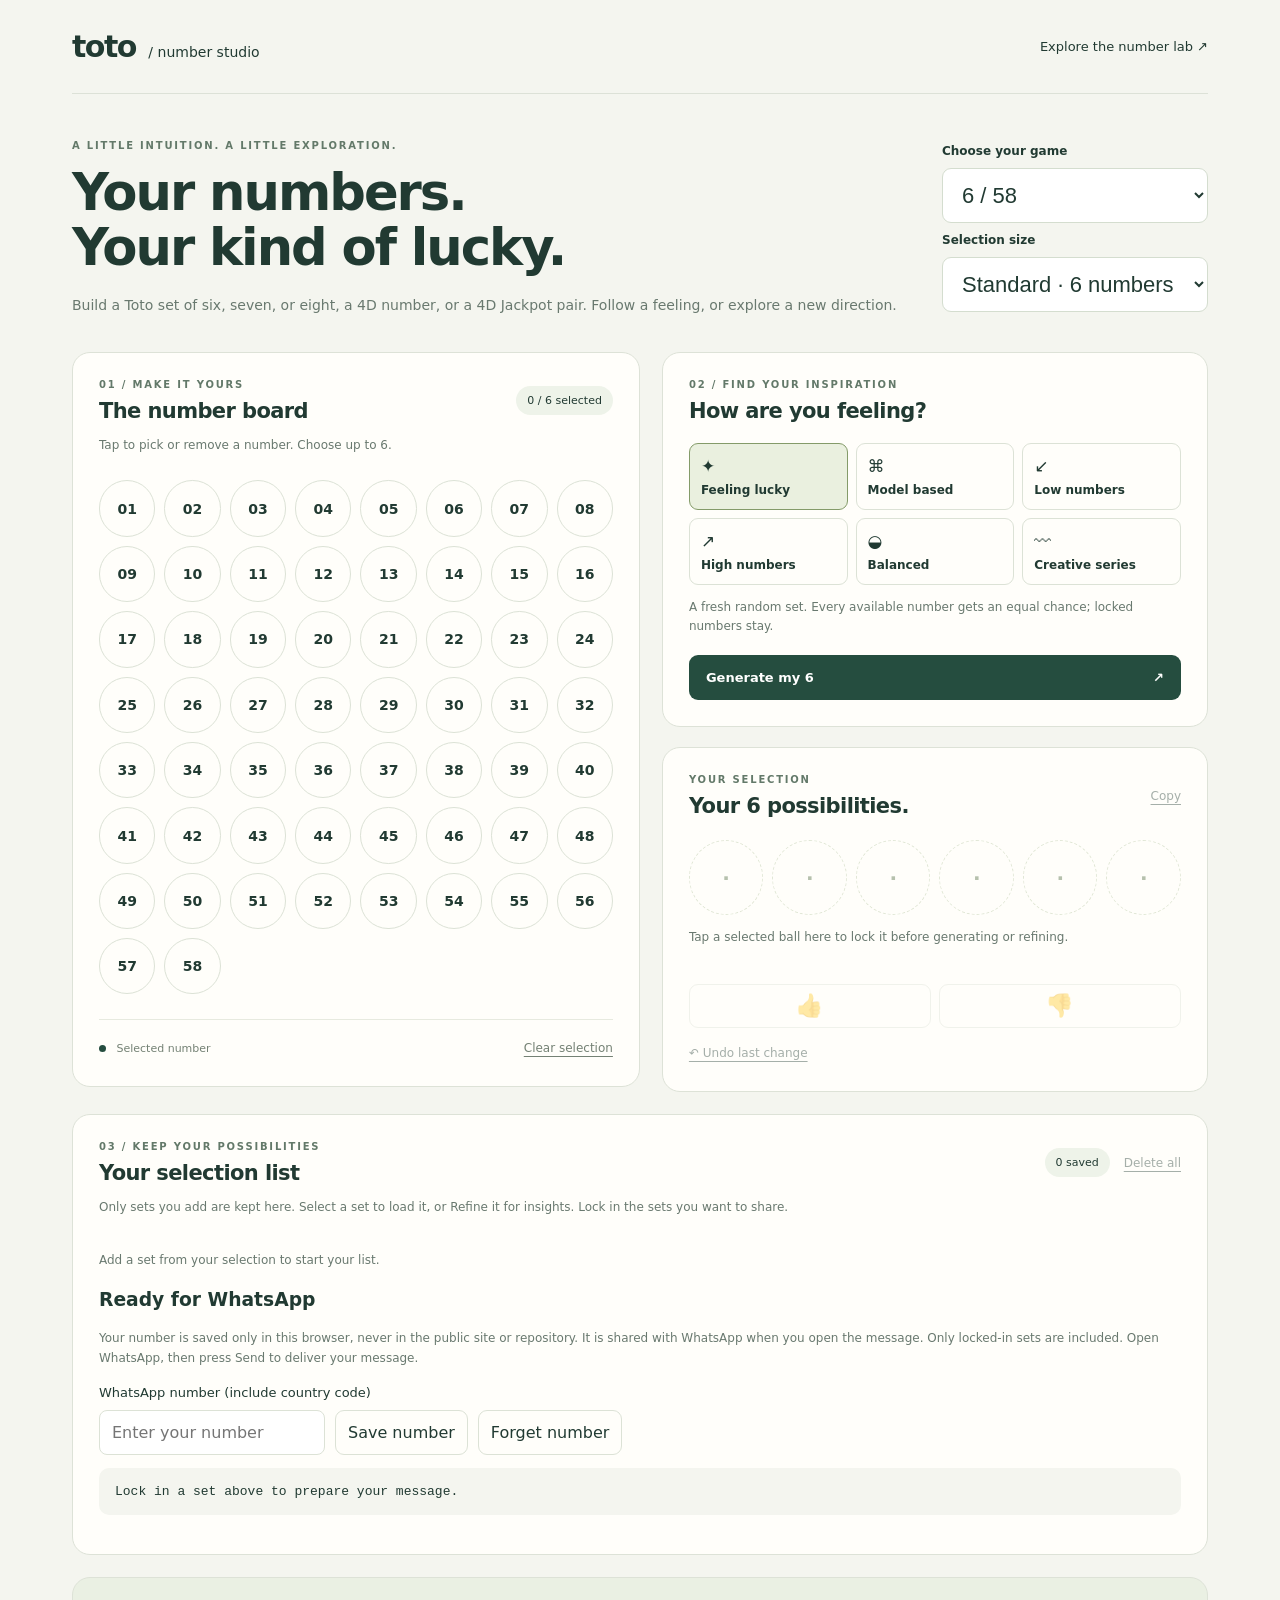
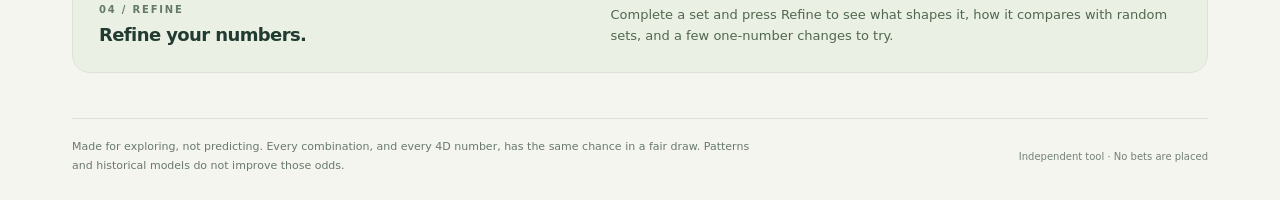
<file: web/index.html>
<!doctype html>
<html lang="en">
<head>
<meta charset="utf-8"><meta name="viewport" content="width=device-width,initial-scale=1">
<title>Toto · Number Studio</title>
<link rel="stylesheet" href="style.css">
</head>
<body>
<main>
<header><a class="brand" href="/">toto<span> / number studio</span></a><a href="lab.html" class="lab-link">Explore the number lab ↗</a></header>
<div class="intro"><div><div class="eyebrow">A little intuition. A little exploration.</div><h1>Your numbers.<br>Your kind of lucky.</h1><p>Build a Toto set of six, seven, or eight, a 4D number, or a 4D Jackpot pair. Follow a feeling, or explore a new direction.</p></div><div class="game-control"><label for="game">Choose your game</label><select id="game"><option value="58">6 / 58</option><option value="55">6 / 55</option><option value="4d">4D</option><option value="4dj">4D Jackpot</option></select><label for="system">Selection size</label><select id="system"><option value="6">Standard · 6 numbers</option><option value="7">System 7 · 7 numbers</option><option value="8">System 8 · 8 numbers</option></select></div></div>
<div class="workspace">
<section class="panel picker"><div class="section-head"><div><div class="eyebrow">01 / Make it yours</div><h2>The number board</h2></div><span id="count" class="pill">0 / 6 selected</span></div><p id="pick-hint" class="hint">Tap to pick or remove a number. Choose up to six.</p><div id="board" class="board" aria-label="Number selection"></div><div class="board-footer"><span><i></i> Selected number</span><button id="clear" class="text-button">Clear selection</button></div></section>
<div class="right-column">
<section class="panel generator"><div class="eyebrow">02 / Find your inspiration</div><h2>How are you feeling?</h2><div id="styles" class="styles" aria-label="Generation style"></div><p id="style-note" class="hint"></p><button id="generate" class="primary">Generate my six <span>↗</span></button></section>
<section class="panel ticket"><div class="section-head"><div><div class="eyebrow">Your selection</div><h2 id="selection-title">Your 6 possibilities.</h2></div><button id="copy" class="text-button" disabled>Copy</button></div><div id="ticket" class="balls" aria-label="Selected numbers"></div><p class="hint">Tap a selected ball here to lock it before generating or refining.</p><div id="metrics" class="metrics"></div><div class="actions"><button id="add" class="icon" title="Add to list" aria-label="Add to list" disabled>👍</button><button id="refine" class="icon" title="Refine: insights and changes to try" aria-label="Refine: insights and changes to try" disabled>👎</button></div><button id="undo" class="text-button" disabled>↶ Undo last change</button></section>
</div>
<section class="panel saved"><div class="section-head"><div><div class="eyebrow">03 / Keep your possibilities</div><h2>Your selection list</h2></div><div class="saved-tools"><span id="saved-count" class="pill"></span><button id="delete-all" class="text-button">Delete all</button></div></div><p class="hint">Only sets you add are kept here. Select a set to load it, or Refine it for insights. Lock in the sets you want to share.</p><div id="selections" class="selections"></div><h3>Ready for WhatsApp</h3><p class="hint">Your number is saved only in this browser, never in the public site or repository. It is shared with WhatsApp when you open the message. Only locked-in sets are included. Open WhatsApp, then press Send to deliver your message.</p><div class="phone-setting"><label for="whatsapp-number">WhatsApp number (include country code)</label><input id="whatsapp-number" type="tel" autocomplete="off" placeholder="Enter your number"><button id="save-whatsapp">Save number</button><button id="forget-whatsapp">Forget number</button></div><pre id="message-preview"></pre><a id="whatsapp" class="primary whatsapp" target="_blank" rel="noopener noreferrer" hidden>Open WhatsApp ↗</a></section>
<section class="panel review"><div><div class="eyebrow">04 / Refine</div><h2 id="review-title">Refine your numbers.</h2></div><div><div id="review-body" class="review-body">Complete a set and press Refine to see what shapes it, how it compares with random sets, and a few one-number changes to try.</div><div id="suggestions" class="suggestions"></div></div></section>
</div>
<div id="status" role="status" aria-live="polite"></div>
<footer><p>Made for exploring, not predicting. Every combination, and every 4D number, has the same chance in a fair draw. Patterns and historical models do not improve those odds.</p><span>Independent tool · No bets are placed</span></footer>
</main>
<script src="picker.js"></script><script src="app.js"></script>
</body></html>
</file>
<file: web/style.css>
:root{font-family:Inter,ui-sans-serif,system-ui,-apple-system,BlinkMacSystemFont,"Segoe UI",sans-serif;color:#213a32;background:#f4f5ef;font-synthesis:none}*{box-sizing:border-box}body{margin:0}main{max-width:1220px;margin:auto;padding:0 42px}header{height:94px;display:flex;align-items:center;justify-content:space-between;border-bottom:1px solid #dce1d7}a{color:inherit;text-decoration:none}.brand{font-size:30px;font-weight:800;letter-spacing:-1.5px}.brand span{font-size:14px;font-weight:450;letter-spacing:0;margin-left:8px}.lab-link{font-size:13px}.intro{display:flex;justify-content:space-between;align-items:center;padding:46px 0 35px;gap:25px}.eyebrow{text-transform:uppercase;font-size:10px;letter-spacing:1.8px;font-weight:700;color:#637969}h1{font-size:clamp(36px,4vw,52px);letter-spacing:-2px;line-height:1.08;margin:14px 0 18px;font-weight:550}p{color:#69796f;font-size:14px;line-height:1.65;margin:0}h2{font-size:21px;letter-spacing:-.6px;font-weight:600;margin:9px 0 0}.game-control{display:grid;gap:10px;min-width:220px}.game-control label{font-size:12px;font-weight:600}.game-control span{font-size:11px;color:#748174}select{padding:13px 15px;background:#fff;border:1px solid #d4ddcf;border-radius:9px;font:600 20px inherit;color:#213a32;font-size:22px}.workspace{display:grid;grid-template-columns:1.04fr 1fr;gap:22px;align-items:start}.panel{background:#fffefa;border:1px solid #dde2d7;border-radius:18px;padding:26px}.section-head{display:flex;justify-content:space-between;align-items:center;gap:10px}.pill{font-size:11px;background:#eef3e9;border-radius:20px;padding:8px 11px;white-space:nowrap}.hint{font-size:12px;margin-top:13px}.board{display:grid;grid-template-columns:repeat(8,minmax(0,1fr));gap:9px;margin:25px 0}button{font:inherit;color:inherit;cursor:pointer;border:1px solid #dce2d6;background:#fffefa;border-radius:9px;transition:background .15s,transform .15s}button:hover:not(:disabled){background:#edf2e6}button:focus-visible,a:focus-visible,select:focus-visible{outline:3px solid #b69040;outline-offset:3px}button:disabled{cursor:default;opacity:.4}.number{aspect-ratio:1;font-size:14px;font-weight:550;border-radius:50%;padding:0}.number.selected{background:#254d3f;color:#fff;border-color:#254d3f}.number.locked{box-shadow:0 0 0 2px #c3a469}.board-footer{display:flex;justify-content:space-between;align-items:center;font-size:11px;color:#748174;border-top:1px solid #e7eadf;padding-top:16px}.board-footer i{display:inline-block;width:7px;height:7px;background:#254d3f;border-radius:50%;margin-right:7px}.text-button{border:0;background:transparent;padding:5px 0;font-size:12px;text-decoration:underline;text-underline-offset:4px}.right-column{display:grid;gap:20px}.styles{display:grid;grid-template-columns:repeat(3,1fr);gap:8px;margin-top:20px}.style{padding:12px 6px;font-size:12px;text-align:left}.style span{display:block;font-size:17px;margin:0 0 7px 5px}.style strong{font-weight:550;margin-left:5px}.style.active{background:#eaf0df;border-color:#849b69}.primary{width:100%;margin-top:18px;padding:15px 17px;background:#254d3f;color:#fff;border:0;text-align:left;font-size:13px;font-weight:550}.primary span{float:right}.primary:hover:not(:disabled){background:#34604e}.balls{display:grid;grid-template-columns:repeat(6,1fr);gap:9px;margin-top:22px}.ball{aspect-ratio:1;border-radius:50%;background:#edf1e4;border:1px solid #e1e7d6;font-size:20px;font-weight:600;position:relative;padding:0;display:flex;align-items:center;justify-content:center}.ball.empty{background:transparent;border-style:dashed;color:#b6c1ad}.ball.locked{background:#254d3f;color:#fff;border-color:#254d3f}.ball small{position:absolute;bottom:2px;font-size:8px;font-weight:400}.metrics{display:flex;gap:10px;flex-wrap:wrap;margin:18px 0;font-size:11px}.metrics span{background:#f4f5ef;padding:6px 9px;border-radius:5px}.actions{display:grid;grid-template-columns:repeat(3,1fr);gap:8px}.actions button{padding:10px 5px;font-size:12px}#undo{margin-top:13px}.review{grid-column:1/-1;background:#eaf0e3;display:grid;grid-template-columns:1fr 1.2fr;gap:36px;align-items:center}.review h2{font-size:18px}.review p{font-size:13px;color:#516750;white-space:pre-line}#status{min-height:35px;padding-top:12px;font-size:12px;color:#315d45}footer{border-top:1px solid #dce1d7;margin:10px 0 25px;padding-top:19px;display:flex;justify-content:space-between;gap:36px;align-items:center}footer p{max-width:690px;font-size:11px}footer span{font-size:10px;white-space:nowrap;color:#748174}@media(min-width:900px){.picker{min-height:602px}}@media(max-width:850px){main{padding:0 20px}.workspace{grid-template-columns:1fr}.review{grid-template-columns:1fr;gap:15px}.intro{padding-top:30px}h1{font-size:38px}.game-control{min-width:150px}.panel{padding:22px}.number{max-height:60px}.board{gap:12px}footer{display:block}footer span{display:block;margin-top:12px}}@media(max-width:500px){header{height:75px}.brand{font-size:26px}.brand span{font-size:11px}.lab-link{font-size:10px;max-width:95px;text-align:right}.intro{display:block}.game-control{margin-top:25px;grid-template-columns:1fr 1fr;align-items:center}.game-control span{grid-column:1/-1}.board{gap:7px}.panel{padding:18px}.ball{font-size:18px}.balls{gap:6px}.section-head h2{font-size:19px}}


.saved{grid-column:1/-1}.selections{display:grid;gap:12px;margin-top:20px}.saved-row{border:1px solid #dce2d6;border-radius:12px;padding:14px;display:flex;align-items:center;justify-content:space-between;gap:16px}.saved-row.active{border-color:#254d3f;background:#f1f5eb}.select-set{text-align:left;border:0;background:transparent;padding:8px}.select-set small,.select-set strong{display:block}.select-set small{font-size:11px;margin-bottom:8px}.select-set strong{font-size:18px;letter-spacing:1px}.row-actions{display:flex;gap:7px;flex-wrap:wrap}.row-actions button{padding:9px;font-size:12px}#message-preview{white-space:pre-wrap;font:13px/1.8 inherit;background:#f4f5ef;padding:16px;border-radius:10px}.whatsapp{display:block;width:fit-content}.whatsapp[hidden]{display:none}@media(max-width:850px){.saved-row{align-items:stretch;flex-direction:column}.row-actions{gap:6px}}

.balls{grid-template-columns:repeat(auto-fit,minmax(48px,1fr))}.select-set strong{overflow-wrap:anywhere}

.phone-setting{display:flex;gap:10px;flex-wrap:wrap;margin-top:16px;align-items:center}.phone-setting label{width:100%;font-size:13px}.phone-setting input{min-width:0;max-width:100%;padding:12px;border:1px solid #dce2d6;border-radius:8px;font:inherit}.phone-setting button{padding:12px}

.board.digits{grid-template-columns:repeat(5,minmax(0,1fr))}.board.digits .number{font-size:22px;max-height:96px;justify-self:center;width:100%;max-width:96px}.board.digits .number.back{grid-column:1/-1;aspect-ratio:auto;border-radius:9px;padding:12px;font-size:13px;max-width:none}.balls.digits{grid-template-columns:repeat(4,minmax(0,1fr))}
.saved-tools{display:flex;align-items:center;gap:14px}
.actions{grid-template-columns:repeat(2,1fr)}.review{align-items:start}.review-body{font-size:13px;color:#516750;line-height:1.65;white-space:pre-line}.insights{margin:0;padding-left:18px;display:grid;gap:7px;white-space:normal}.insights strong{color:#213a32;margin-right:4px}.suggestions h3{font-size:13px;margin:20px 0 4px}.suggestion{display:flex;justify-content:space-between;align-items:center;gap:12px;border:1px solid #cfdac4;background:#f7faf2;border-radius:10px;padding:10px 12px;margin-top:8px}.suggestion strong,.suggestion span,.suggestion small{display:block}.suggestion strong{font-size:12px}.suggestion span{font-size:16px;font-weight:600;letter-spacing:1px;margin:3px 0;overflow-wrap:anywhere}.suggestion small{font-size:11px;color:#637969}.suggestion button{padding:8px 12px;white-space:nowrap;font-size:12px}
.actions button.icon{font-size:22px;padding:8px 5px;line-height:1.2}.actions button.icon.in-list{background:#eaf0df;border-color:#849b69;opacity:1}
</file>
